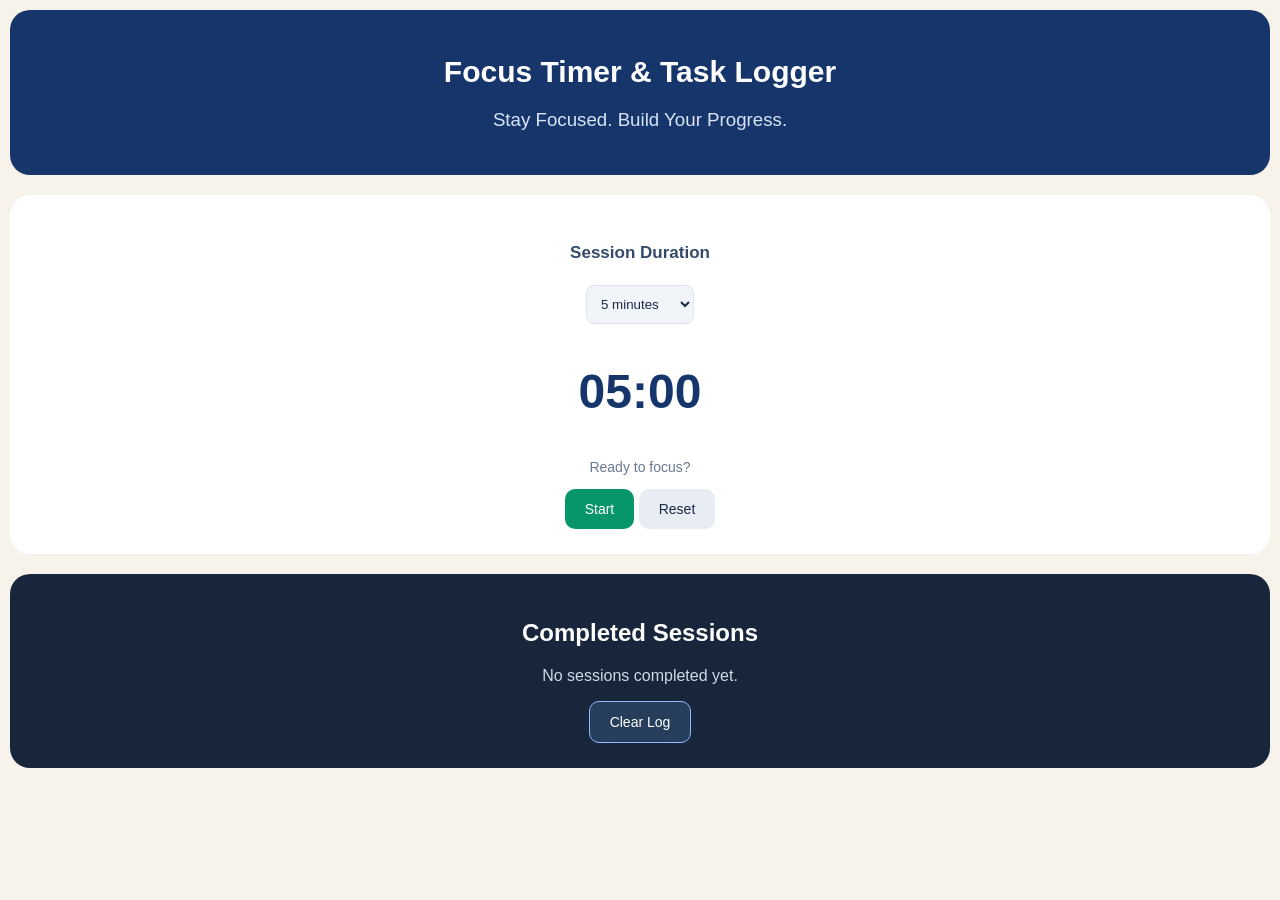
<file: timer/index.html>
<!DOCTYPE html>
<html lang="en">
<head>
    <meta charset="UTF-8">
    <meta name="viewport" content="width=device-width, initial-scale=1.0">
    <title>Focus Timer</title>
    <link rel="stylesheet" href="style.css">

    <!-- Fonts-->
     <link rel="preconnect" href="https://fonts.googleapis.com">
<link rel="preconnect" href="https://fonts.gstatic.com" crossorigin>
<link href="https://fonts.googleapis.com/css2?family=Black+Ops+One&family=Isometra&family=Limelight&family=Playwrite+CA+Guides&display=swap" rel="stylesheet">



</head>
<body>

    <header>
        <h1>Focus Timer & Task Logger</h1>
        <h3>Stay Focused. Build Your Progress.</h3>
    </header>

    <main>
        <div id="main">
        <div id="timer">

            <h4>Session Duration</h4>

            <form id="timer-form">
                <select id="duration">
                    <option value="1">1 minute</option>
                    <option value="5" selected>5 minutes</option>
                    <option value="10">10 minutes</option>
                </select>
            </form>

            <h2 id="countdown">05:00</h2>

            <p id="status">Ready to focus?</p>

            <button id="start-btn">Start</button>
            <button id="reset-btn">Reset</button>

        </div>

        <div id="session-log">

            <h2>Completed Sessions</h2>

            <p id="empty-message">No sessions completed yet.</p>

            <ul id="session-list"></ul>

            <button id="clear-btn">Clear Log</button>

        </div>
        </div>
    </main>

    <script src="script.js"></script>
</body>
</html>
</file>
<file: timer/style.css>
header {
    background-color: #16366B;
    color: white;
    padding: 25px;
    text-align: center;
    border-radius: 20px;
    font-family: 'Manrope', sans-serif;
}

header h1 {
    font-size: 30px;
    font-weight: 800;
}

header h3 {
    color: #D8E4F7;
    font-weight: 500;
}

body {
    background-color: #F7F3EA;
    color: #192B45;
    font-family: 'Manrope', sans-serif;
    margin: 10px;
}

main {
    margin: 20px auto;
}

#timer {
    background-color: white;
    padding: 25px;
    text-align: center;
    border-radius: 20px;
    margin-top: 20px;
}

#timer h4 {
    color: #334A6B;
    font-size: 17px;
}

#duration {
    background-color: #F1F4F8;
    color: #192B45;
    padding: 10px;
    border-radius: 8px;
    border: 1px solid #DCE4EF;
}

#countdown {
    color: #16366B;
    font-size: 48px;
    font-weight: 800;
}

#status {
    color: #687991;
    font-size: 14px;
}

button {
    background-color: #E8EDF4;
    color: #192B45;
    padding: 12px 20px;
    border-radius: 10px;
    border: none;
    font-family: 'Manrope', sans-serif;
    font-size: 14px;
    cursor: pointer;
}

#start-btn {
    background-color: #079669;
    color: white;
}

#reset-btn {
    background-color: #E8EDF4;
    color: #192B45;
}

#session-log {
    background-color: #17263B;
    color: white;
    padding: 25px;
    text-align: center;
    border-radius: 20px;
    margin-top: 20px;
}

#empty-message {
    color: #D0D9E6;
}

#session-list {
    text-align: left;
}

#session-list li {
    margin: 10px 0;
    padding: 10px;
    background-color: #263D5C;
    border-radius: 8px;
}

#clear-btn {
    background-color: #263D5C;
    color: white;
    border: 1px solid #91BCFF;
}
</file>
